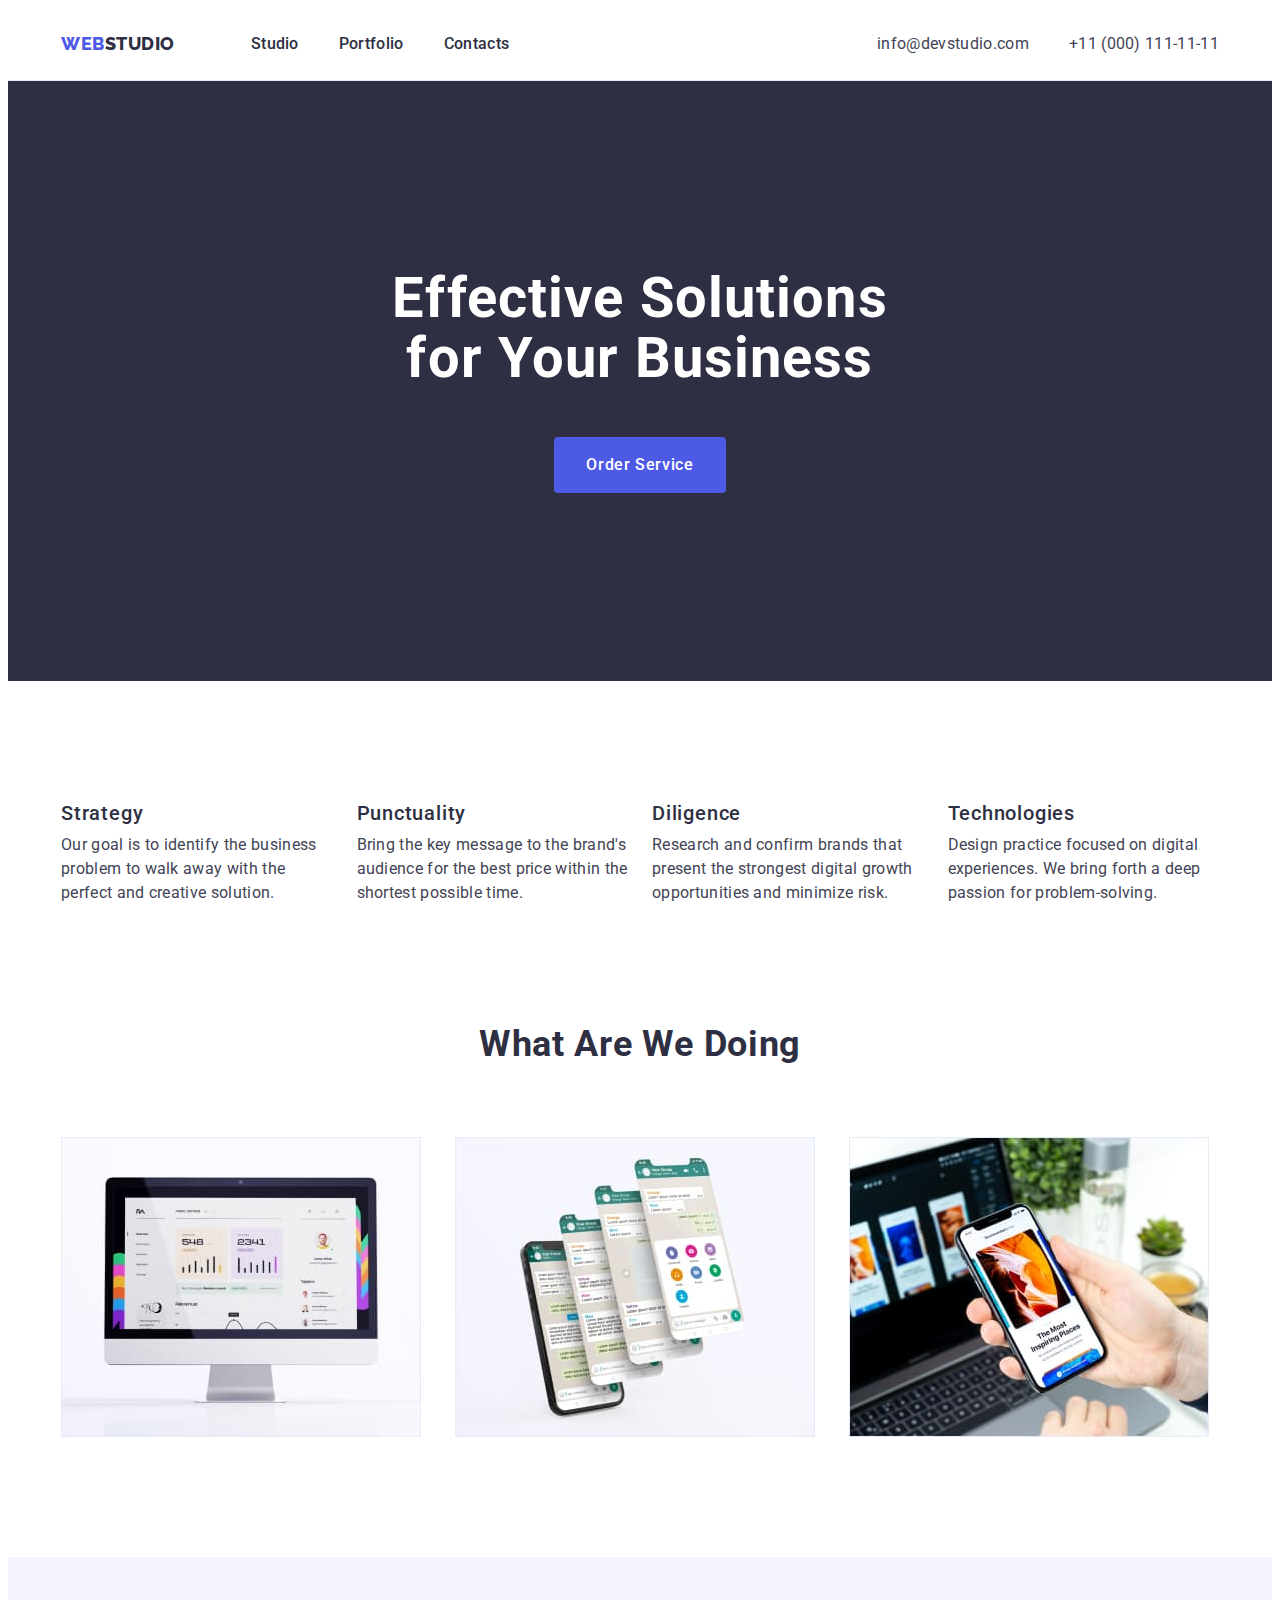
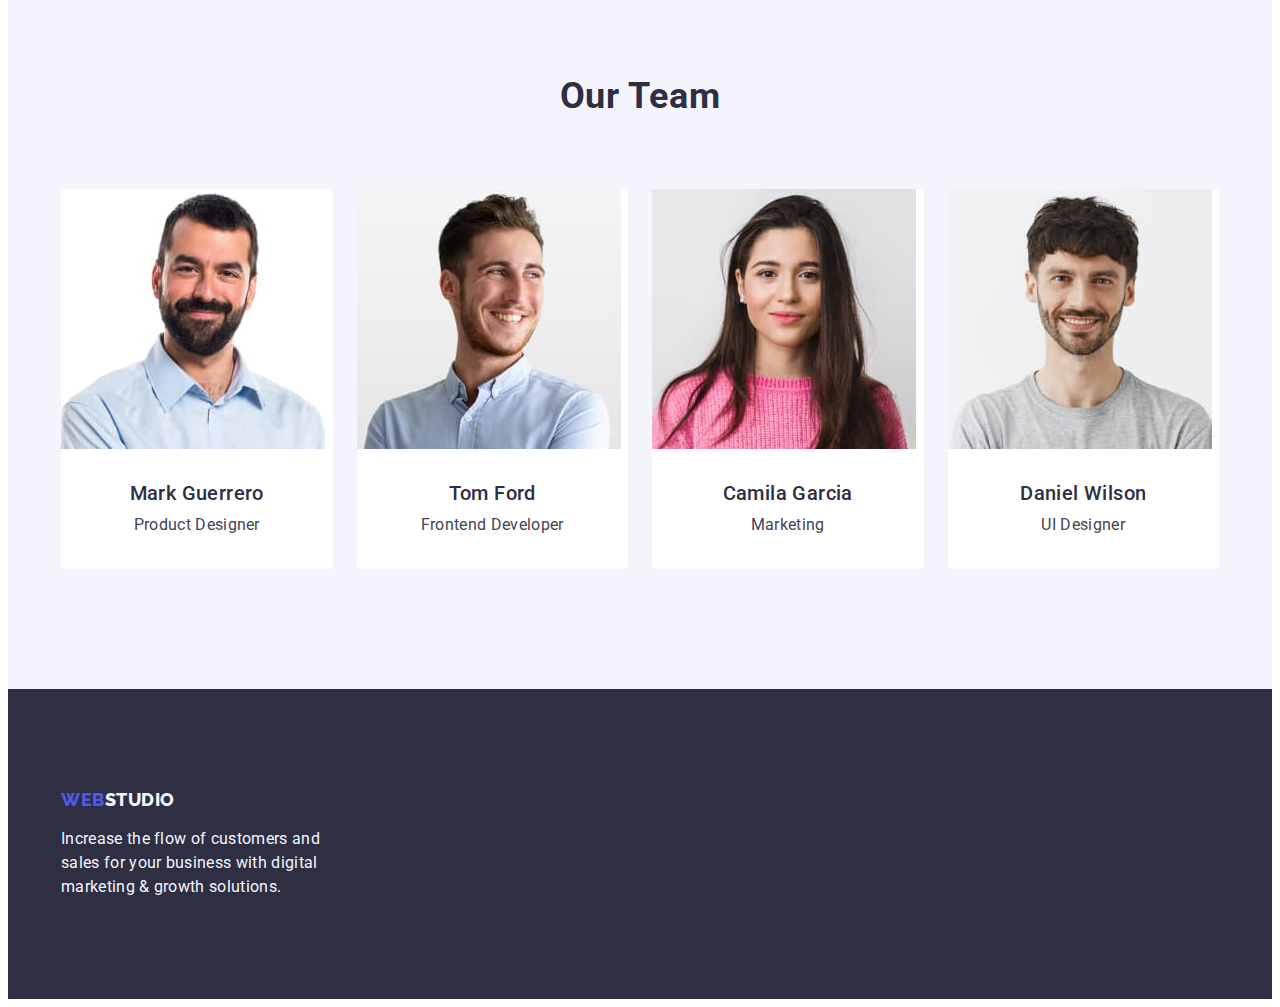
<file: index.html>
<!DOCTYPE html>
<html lang="en">
  <head>
    <meta charset="UTF-8" />
    <meta name="viewport" content="width=device-width, initial-scale=1.0" />
    <title>WebStudio</title>
    <link rel="preconnect" href="https://fonts.googleapis.com" />
    <link rel="preconnect" href="https://fonts.gstatic.com" crossorigin />
    <link
      href="https://fonts.googleapis.com/css2?family=Raleway:wght@800&family=Roboto:wght@400;500;700;900&display=swap"
      rel="stylesheet"
    />
    <link
      rel="stylesheet"
      href="https://cdnjs.cloudflare.com/ajax/libs/modern-normalize/2.0.0/modern-normalize.min.css"
      integrity="sha512-4xo8blKMVCiXpTaLzQSLSw3KFOVPWhm/TRtuPVc4WG6kUgjH6J03IBuG7JZPkcWMxJ5huwaBpOpnwYElP/m6wg=="
      crossorigin="anonymous"
      referrerpolicy="no-referrer"
    />
    <link rel="stylesheet" href="./css/styles.css" />
  </head>
  <body>
    <header class="header">
      <div class="container header-container">
        <nav class="header-navigation">
          <a href="./index.html" class="header-logo link"
            >Web<span class="header-logo-part">Studio</span></a
          >
          <ul class="list header-menu">
            <li>
              <a class="header-menu-link link" href="./index.html">Studio</a>
            </li>
            <li>
              <a class="header-menu-link link" href="./portfolio.html"
                >Portfolio</a
              >
            </li>
            <li><a class="header-menu-link link" href="">Contacts</a></li>
          </ul>
        </nav>
        <address class="header-address">
          <ul class="list header-contacts">
            <li>
              <a class="contact-link link" href="mailto:info@devstudio.com"
                >info@devstudio.com</a
              >
            </li>
            <li>
              <a class="contact-link link" href="tel:+110001111111"
                >+11 (000) 111-11-11</a
              >
            </li>
          </ul>
        </address>
      </div>
    </header>
    <main>
      <section class="hero">
        <div class="container hero-container">
          <h1 class="hero-title">Effective Solutions for Your Business</h1>
          <button type="button" class="hero-btn">Order Service</button>
        </div>
      </section>
      <!-- Features -->
      <section class="section">
        <div class="container features-container">
          <h2 class="visually-hidden">Features</h2>
          <ul class="list features-list">
            <li class="features-item">
              <h3 class="features-title">Strategy</h3>
              <p class="features-text">
                Our goal is to identify the business problem to walk away with
                the perfect and creative solution.
              </p>
            </li>
            <li class="features-item">
              <h3 class="features-title">Punctuality</h3>
              <p class="features-text">
                Bring the key message to the brand's audience for the best price
                within the shortest possible time.
              </p>
            </li>
            <li class="features-item">
              <h3 class="features-title">Diligence</h3>
              <p class="features-text">
                Research and confirm brands that present the strongest digital
                growth opportunities and minimize risk.
              </p>
            </li>
            <li class="features-item">
              <h3 class="features-title">Technologies</h3>
              <p class="features-text">
                Design practice focused on digital experiences. We bring forth a
                deep passion for problem-solving.
              </p>
            </li>
          </ul>
        </div>
      </section>
      <section class="section section-work">
        <div class="container work-container">
          <h2 class="work-title">What are we doing</h2>
          <ul class="list work-list">
            <li class="work-item">
              <img
                src="./images/Rectangle1.jpg"
                alt="computer monitor"
                width="360"
                height="300"
              />
            </li>
            <li class="work-item">
              <img
                src="./images/Rectangle2.jpg"
                alt="mobile phone with open messenger"
                width="360"
                height="300"
              />
            </li>
            <li class="work-item">
              <img
                src="./images/Rectangle3.jpg"
                alt="mobile phone in hand and laptop on the table"
                width="360"
                height="300"
              />
            </li>
          </ul>
        </div>
      </section>
      <section class="section team">
        <div class="container">
          <h2 class="team-title">Our Team</h2>
          <ul class="list team-list">
            <li class="team-card">
              <img
                class="team-img"
                src="./images/img4.jpg"
                alt="Mark Guerrero"
                width="264"
                height="260"
              />
              <div class="card-content">
                <h3 class="team-member-title">Mark Guerrero</h3>
                <p class="team-text">Product Designer</p>
              </div>
            </li>
            <li class="team-card">
              <img
                class="team-img"
                src="./images/img5.jpg"
                alt="Tom Ford"
                width="264"
                height="260"
              />
              <div class="card-content">
                <h3 class="team-member-title">Tom Ford</h3>
                <p class="team-text">Frontend Developer</p>
              </div>
            </li>
            <li class="team-card">
              <img
                class="team-img"
                src="./images/img6.jpg"
                alt="Camila Garcia"
                width="264"
                height="260"
              />
              <div class="card-content">
                <h3 class="team-member-title">Camila Garcia</h3>
                <p class="team-text">Marketing</p>
              </div>
            </li>
            <li class="team-card">
              <img
                class="team-img"
                src="./images/img7.jpg"
                alt="Daniel Wilson"
                width="264"
                height="260"
              />
              <div class="card-content">
                <h3 class="team-member-title">Daniel Wilson</h3>
                <p class="team-text">UI Designer</p>
              </div>
            </li>
          </ul>
        </div>
      </section>
    </main>
    <footer class="footer">
      <div class="container">
        <a href="./index.html" class="footer-logo link"
          >Web<span class="footer-logo-part">Studio</span></a
        >
        <p class="footer-text">
          Increase the flow of customers and sales for your business with
          digital marketing & growth solutions.
        </p>
      </div>
    </footer>
  </body>
</html>
</file>
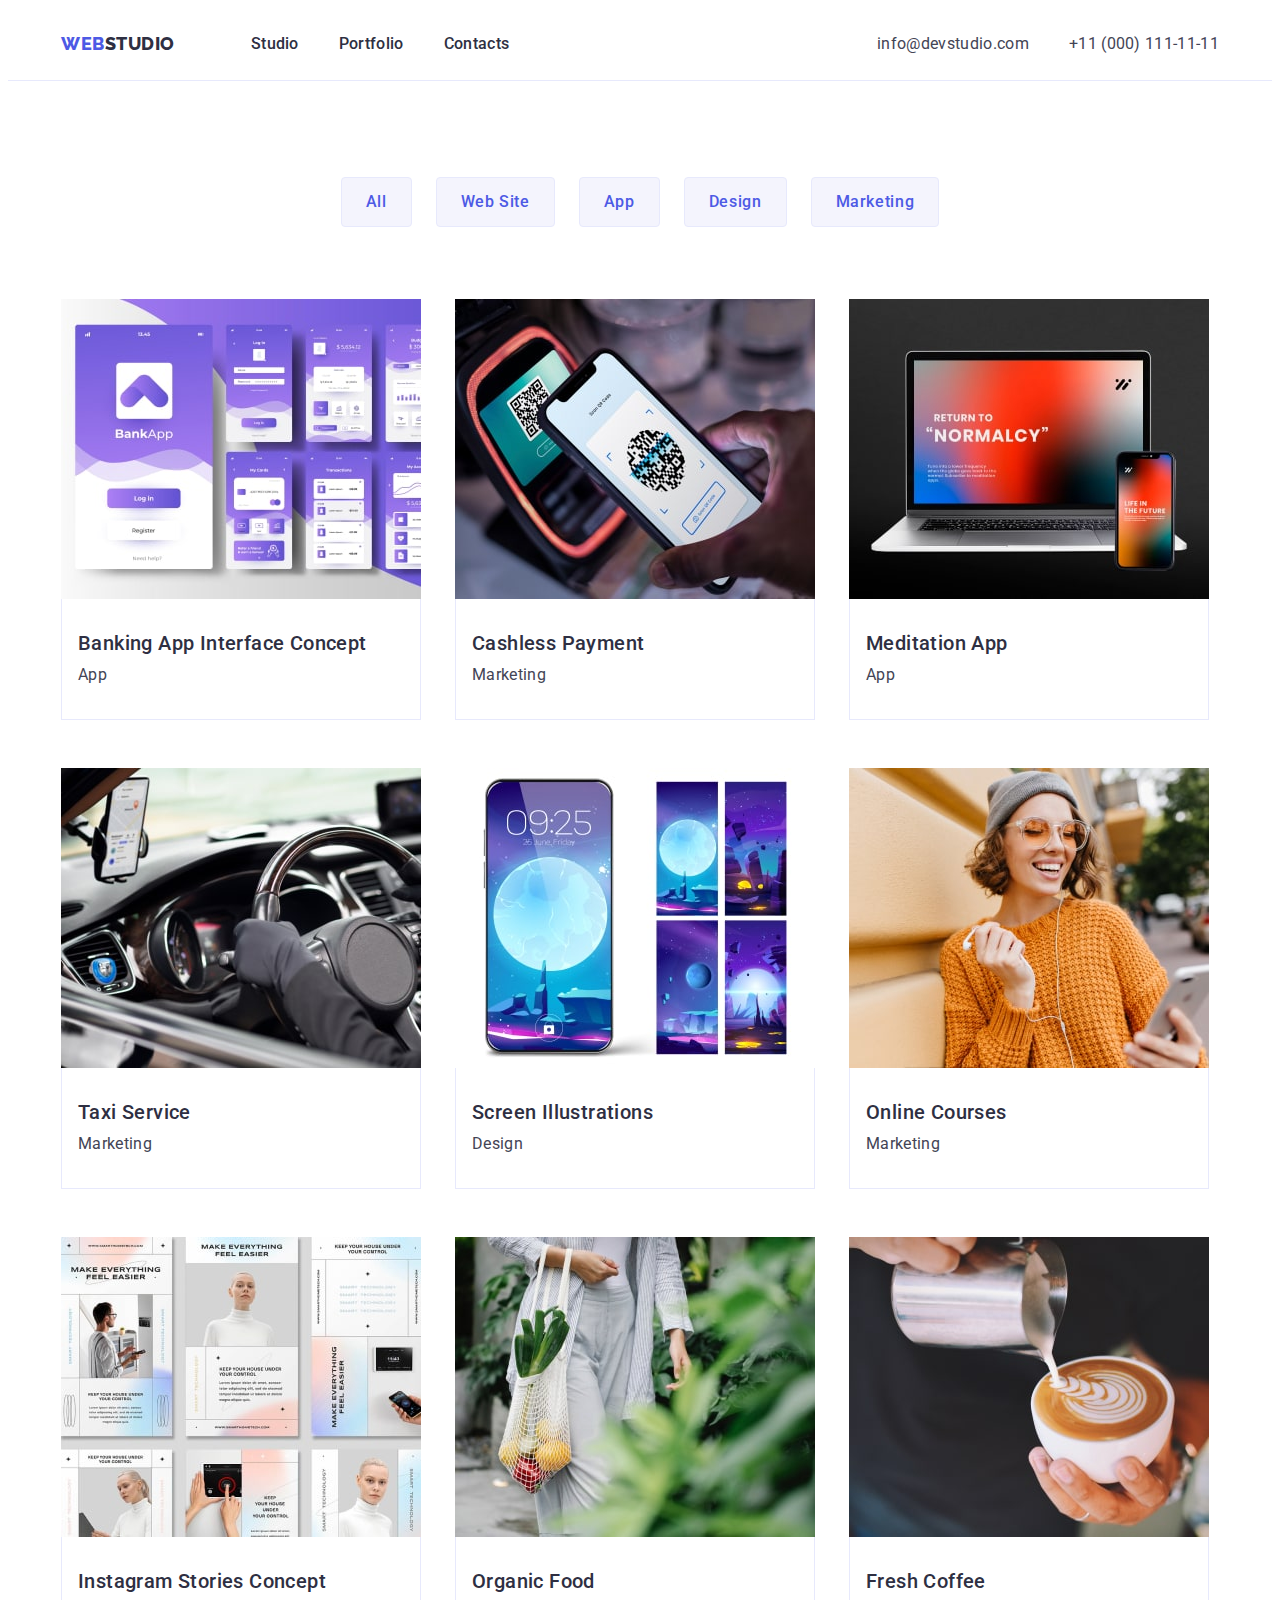
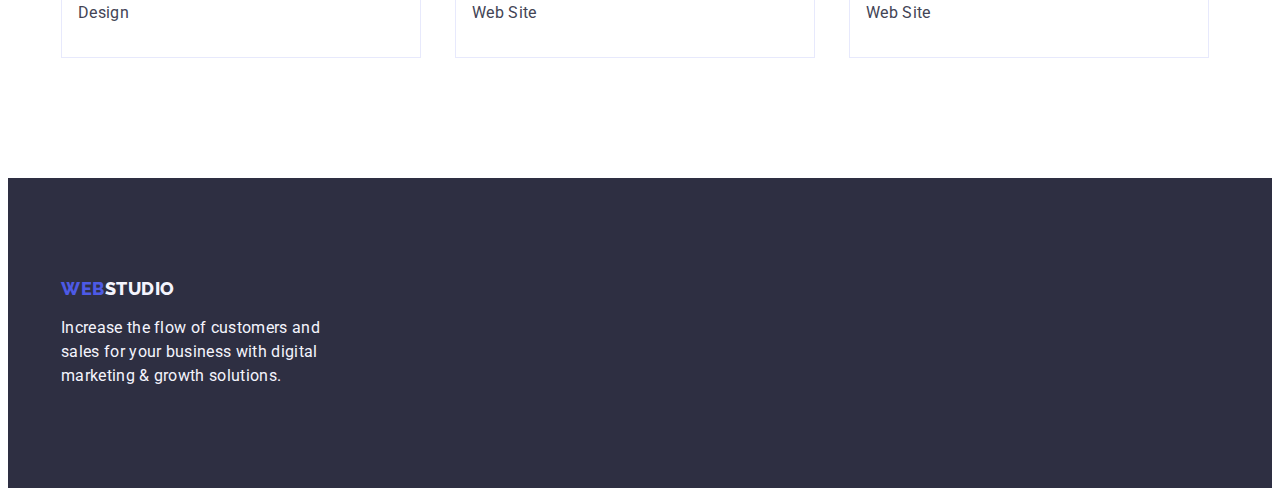
<file: portfolio.html>
<!DOCTYPE html>
<html lang="en">
  <head>
    <meta charset="UTF-8" />
    <meta name="viewport" content="width=device-width, initial-scale=1.0" />
    <title>Portfolio</title>
    <link rel="preconnect" href="https://fonts.googleapis.com" />
    <link rel="preconnect" href="https://fonts.gstatic.com" crossorigin />
    <link
      href="https://fonts.googleapis.com/css2?family=Raleway:wght@800&family=Roboto:wght@400;500;700;900&display=swap"
      rel="stylesheet"
    />
    <link
      rel="stylesheet"
      href="https://cdnjs.cloudflare.com/ajax/libs/modern-normalize/2.0.0/modern-normalize.min.css"
      integrity="sha512-4xo8blKMVCiXpTaLzQSLSw3KFOVPWhm/TRtuPVc4WG6kUgjH6J03IBuG7JZPkcWMxJ5huwaBpOpnwYElP/m6wg=="
      crossorigin="anonymous"
      referrerpolicy="no-referrer"
    />
    <link rel="stylesheet" href="./css/styles.css" />
  </head>
  <body>
    <header class="header">
      <div class="container header-container">
        <nav class="header-navigation">
          <a href="./index.html" class="header-logo link"
            >Web<span class="header-logo-part">Studio</span></a
          >
          <ul class="list header-menu">
            <li>
              <a class="header-menu-link link" href="./index.html">Studio</a>
            </li>
            <li>
              <a class="header-menu-link link" href="./portfolio.html"
                >Portfolio</a
              >
            </li>
            <li><a class="header-menu-link link" href="">Contacts</a></li>
          </ul>
        </nav>
        <address class="header-address">
          <ul class="list header-contacts">
            <li>
              <a class="contact-link link" href="mailto:info@devstudio.com"
                >info@devstudio.com</a
              >
            </li>
            <li>
              <a class="contact-link link" href="tel:+110001111111"
                >+11 (000) 111-11-11</a
              >
            </li>
          </ul>
        </address>
      </div>
    </header>
    <main>
      <section class="section-portfolio">
        <div class="container">
          <h1 class="visually-hidden">portfolio</h1>

          <ul class="list filter-list">
            <li><button type="button" class="filter-btn">All</button></li>
            <li>
              <button type="button" class="filter-btn">Web Site</button>
            </li>
            <li><button type="button" class="filter-btn">App</button></li>
            <li><button type="button" class="filter-btn">Design</button></li>
            <li>
              <button type="button" class="filter-btn">Marketing</button>
            </li>
          </ul>

          <ul class="list card-list">
            <li class="portfolio-card">
              <a class="link" href=""
                ><img
                  src="./images/App1.jpg"
                  alt="banking app"
                  width="360"
                  height="300"
                />
                <div class="portfolio-card-content">
                  <h2 class="portfolio-title">Banking App Interface Concept</h2>
                  <p class="portfolio-text">App</p>
                </div>
              </a>
            </li>
            <li class="portfolio-card">
              <a class="link" href="">
                <img
                  src="./images/Cashless.jpg"
                  alt="Cashless Payment"
                  width="360"
                  height="300"
                />
                <div class="portfolio-card-content">
                  <h2 class="portfolio-title">Cashless Payment</h2>
                  <p class="portfolio-text">Marketing</p>
                </div>
              </a>
            </li>
            <li class="portfolio-card">
              <a class="link" href="">
                <img
                  src="./images/Meditation-app.jpg"
                  alt="Meditation App"
                  width="360"
                  height="300"
                />
                <div class="portfolio-card-content">
                  <h2 class="portfolio-title">Meditation App</h2>
                  <p class="portfolio-text">App</p>
                </div>
              </a>
            </li>

            <li class="portfolio-card">
              <a class="link" href="">
                <img
                  src="./images/Taxi-service.jpg"
                  alt="Taxi Service"
                  width="360"
                  height="300"
                />
                <div class="portfolio-card-content">
                  <h2 class="portfolio-title">Taxi Service</h2>
                  <p class="portfolio-text">Marketing</p>
                </div>
              </a>
            </li>
            <li class="portfolio-card">
              <a class="link" href="">
                <img
                  src="./images/Screen.jpg"
                  alt="Screen Illustrations"
                  width="360"
                  height="300"
                />
                <div class="portfolio-card-content">
                  <h2 class="portfolio-title">Screen Illustrations</h2>
                  <p class="portfolio-text">Design</p>
                </div>
              </a>
            </li>
            <li class="portfolio-card">
              <a class="link" href="">
                <img
                  src="./images/Online-courses.jpg"
                  alt="Online Courses"
                  width="360"
                  height="300"
                />
                <div class="portfolio-card-content">
                  <h2 class="portfolio-title">Online Courses</h2>
                  <p class="portfolio-text">Marketing</p>
                </div>
              </a>
            </li>

            <li class="portfolio-card">
              <a class="link" href="">
                <img
                  src="./images/Instagram-stories.jpg"
                  alt="Instagram Stories"
                  width="360"
                  height="300"
                />
                <div class="portfolio-card-content">
                  <h2 class="portfolio-title">Instagram Stories Concept</h2>
                  <p class="portfolio-text">Design</p>
                </div>
              </a>
            </li>
            <li class="portfolio-card">
              <a class="link" href="">
                <img
                  src="./images/Organic-food.jpg"
                  alt="Organic Food"
                  width="360"
                  height="300"
                />
                <div class="portfolio-card-content">
                  <h2 class="portfolio-title">Organic Food</h2>
                  <p class="portfolio-text">Web Site</p>
                </div>
              </a>
            </li>
            <li class="portfolio-card">
              <a class="link" href="">
                <img
                  src="./images/Fresh-coffee.jpg"
                  alt="Fresh Coffee"
                  width="360"
                  height="300"
                />
                <div class="portfolio-card-content">
                  <h2 class="portfolio-title">Fresh Coffee</h2>
                  <p class="portfolio-text">Web Site</p>
                </div>
              </a>
            </li>
          </ul>
        </div>
      </section>
    </main>
    <footer class="footer">
      <div class="container">
        <a href="./index.html" class="footer-logo link"
          >Web<span class="footer-logo-part">Studio</span></a
        >
        <p class="footer-text">
          Increase the flow of customers and sales for your business with
          digital marketing & growth solutions.
        </p>
      </div>
    </footer>
  </body>
</html>
</file>
<file: css/styles.css>
:root {
  --iris: #4d5ae5;
  --navyblue: #2e2f42;
  --slate: #434455;
  --white: #fff;
  --ocean: #404bbf;
  --cloud: #f4f4fd;
}

p,
h1,
h2,
h3,
h4,
h5,
h6 {
  margin-top: 0;
  margin-bottom: 0;
}

ul,
ol {
  margin-top: 0;
  margin-bottom: 0;
  padding-left: 0;
}

img {
  display: block;
}

.list {
  list-style-type: none;
}

.link {
  text-decoration: none;
}

body {
  font-family: "Roboto", sans-serif;
  color: #434455;
  background-color: #fff;
}

.container {
  width: 100%;
  max-width: 1158px;
  padding-right: 15px;
  padding-left: 15px;
  margin: 0 auto;
}

.visually-hidden {
  position: absolute;
  width: 1px;
  height: 1px;
  margin: -1px;
  border: 0;
  padding: 0;
  white-space: nowrap;
  clip-path: inset(100%);
  clip: rect(0 0 0 0);
  overflow: hidden;
}

.section {
  padding-top: 120px;
  padding-bottom: 120px;
}

/**---------- HEADER ---------- */

.header {
  border-bottom: 1px solid #e7e9fc;
}

.header-container {
  display: flex;
  align-items: center;
}

.header-logo {
  color: var(--iris, #4d5ae5);
  font-size: 18px;
  font-family: "Raleway", sans-serif;
  font-weight: 800;
  line-height: 1.17;
  letter-spacing: 0.03em;
  text-transform: uppercase;
  padding-top: 24px;
  padding-bottom: 24px;
  margin-right: 76px;
}

.header-logo-part {
  color: var(--navyblue, #2e2f42);
  font-size: 18px;
  font-weight: 800;
  line-height: 1.16;
  letter-spacing: 0.03em;
  text-transform: uppercase;
}

.header-navigation {
  display: flex;
  align-items: center;
}

.header-menu {
  display: flex;
  gap: 40px;
  padding-top: 24px;
  padding-bottom: 24px;
  width: calc((100% - 40px * 2) / 3);
}

.header-address {
  margin-left: auto;
}

.header-contacts {
  display: flex;
  gap: 40px;
}

.header-menu-link {
  color: var(--navyblue, #2e2f42);
  font-size: 16px;
  font-weight: 500;
  line-height: 1.5;
  letter-spacing: 0.02em;
  padding: 24px 0;
}

.contact-link {
  color: var(--slate, #434455);
  font-size: 16px;
  line-height: 1.5;
  letter-spacing: 0.02em;
  padding: 24px 0;
}

.header-menu-link:hover,
.header-menu-link:focus {
  color: #404bbf;
}

.header-address {
  font-style: normal;
}

.contact-link:hover,
.contact-link:focus {
  color: #404bbf;
}

/**---------- HERO ---------- */

.hero {
  background: var(--navyblue, #2e2f42);
  padding-top: 188px;
  padding-bottom: 188px;
}

.hero-container {
  display: block;
}

.hero-title {
  color: var(--white, #fff);
  font-size: 56px;
  line-height: 1.07;
  letter-spacing: 0.02em;
  text-align: center;
  max-width: 496px;
  display: flex;
  width: 496px;
  flex-direction: column;
  flex-shrink: 0;
  margin-bottom: 48px;
  display: block;
  margin-left: auto;
  margin-right: auto;
}

.hero-btn {
  color: var(--white, #fff);
  font-size: 16px;
  font-family: "Roboto", sans-serif;
  font-weight: 500;
  line-height: 1.5;
  letter-spacing: 0.04em;
  background-color: var(--iris, #4d5ae5);
  cursor: pointer;
  margin: 0 auto;
  display: block;
  border: none;
  padding: 16px 32px;
  border-radius: 4px;
  min-width: 169px;
}

.hero-btn:hover,
.hero-btn:focus {
  background-color: var(--ocean, #404bbf);
}

/**---------- FEATURES ---------- */

.features-list {
  display: flex;
  gap: 24px;
}

.features-item {
  width: calc((100% - 24px * 3) / 4);
}

.features-title {
  font-size: 20px;
  font-weight: 500;
  line-height: 1.2;
  letter-spacing: 0.04em;
  color: var(--navyblue, #2e2f42);
  margin-bottom: 8px;
}
.features-text {
  color: var(--slate, #434455);
  font-size: 16px;
  line-height: 1.5;
  letter-spacing: 0.02em;
}

/**---------- WORK ---------- */

.section-work {
  padding-top: 0;
}

.work-list {
  display: flex;
  gap: 24px;
}

.work-item {
  width: calc((100% - 24px * 2) / 3);
}

.work-title {
  font-size: 36px;
  line-height: 1.11;
  letter-spacing: 0.02em;
  text-transform: capitalize;
  text-align: center;
  color: var(--navyblue, #2e2f42);
  margin-bottom: 72px;
}

/**---------- OUR TEAM ---------- */

.team {
  background-color: var(--cloud, #f4f4fd);
  padding-bottom: 120px;
}

.team-title {
  font-size: 36px;
  line-height: 1.11;
  letter-spacing: 0.02em;
  text-transform: capitalize;
  text-align: center;
  color: var(--navyblue, #2e2f42);
  margin-bottom: 72px;
}

.team-list {
  display: flex;
  gap: 24px;
}

.team-card {
  background-color: var(--white, #fff);
  width: calc((100% - 24px * 3) / 4);
  border-radius: 0px 0px 4px 4px;
}

.card-content {
  padding: 32px 16px;
}

.team-member-title {
  font-size: 20px;
  font-weight: 500;
  line-height: 1.2;
  letter-spacing: 0.02em;
  color: var(--navyblue, #2e2f42);
  text-align: center;
  margin-bottom: 8px;
}

.team-text {
  color: var(--slate, #434455);
  font-size: 16px;
  line-height: 1.5;
  letter-spacing: 0.02em;
  text-align: center;
}

/**---------- FOOTER ---------- */

.footer {
  background-color: var(--navyblue, #2e2f42);
  padding: 100px 0;
}

.footer-logo {
  color: var(--iris, #4d5ae5);
  font-size: 18px;
  font-family: "Raleway", sans-serif;
  font-weight: 800;
  line-height: 1.17;
  letter-spacing: 0.03em;
  text-transform: uppercase;
  display: inline-flex;
  margin-bottom: 16px;
  display: inline-block;
}

.footer-logo-part {
  color: var(--cloud, #f4f4fd);
  font-size: 18px;
  font-weight: 800;
  line-height: 1.16;
  letter-spacing: 0.03em;
  text-transform: uppercase;
}

.footer-text {
  color: var(--cloud, #f4f4fd);
  font-size: 16px;
  line-height: 1.5;
  letter-spacing: 0.02em;
  max-width: 264px;
}

/**---------- PORTFOLIO ---------- */

.section-portfolio {
  padding-bottom: 120px;
  padding-top: 96px;
}

.filter-list {
  display: flex;
  justify-content: center;
  gap: 24px;
  margin-bottom: 72px;
}

.filter-btn {
  background-color: var(--cloud, #f4f4fd);
  color: var(--iris, #4d5ae5);
  font-size: 16px;
  font-family: "Roboto", sans-serif;
  font-weight: 500;
  line-height: 1.5;
  letter-spacing: 0.04em;
  cursor: pointer;
  border: 1px solid #e7e9fc;
  padding: 12px 24px;
  border-radius: 4px;
}

.filter-btn:hover,
.filter-btn:focus {
  color: #ffffff;
  background: var(--ocean, #404bbf);
  border: 1px solid transparent;
}

.card-list {
  display: flex;
  flex-wrap: wrap;
  column-gap: 24px;
  row-gap: 48px;
}

.block-list:not(:last-child) {
  padding-bottom: 48px;
}

.portfolio-card {
  display: flex;
  background: var(--white, #fff);
  width: calc((100% - 48px) / 3);
}

.portfolio-card-content {
  padding: 32px 16px;
  border: 1px solid #e7e9fc;
  border-top: none;
}

.portfolio-title {
  font-size: 20px;
  font-weight: 500;
  line-height: 1.2;
  letter-spacing: 0.02em;
  color: var(--navyblue, #2e2f42);
  margin-bottom: 8px;
}

.portfolio-text {
  color: var(--slate, #434455);
  font-size: 16px;
  line-height: 1.5;
  letter-spacing: 0.02em;
}
</file>
